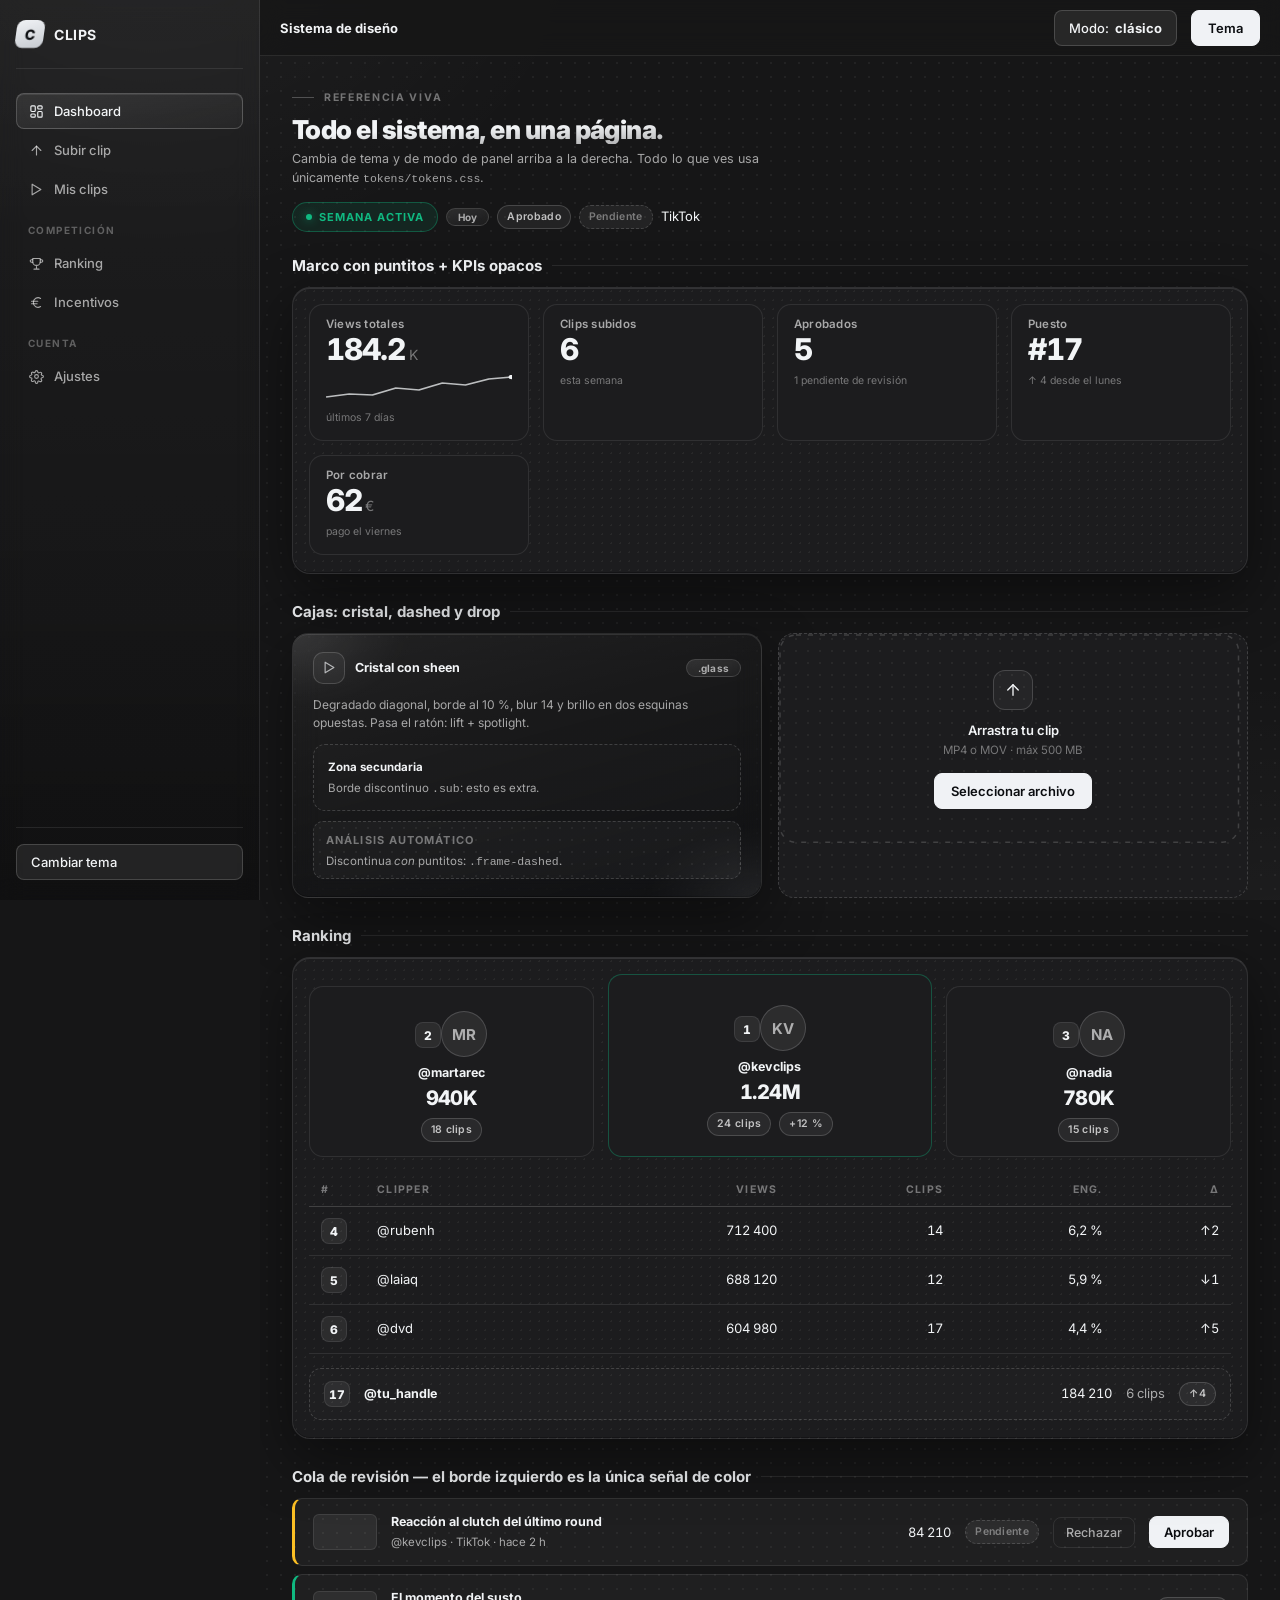
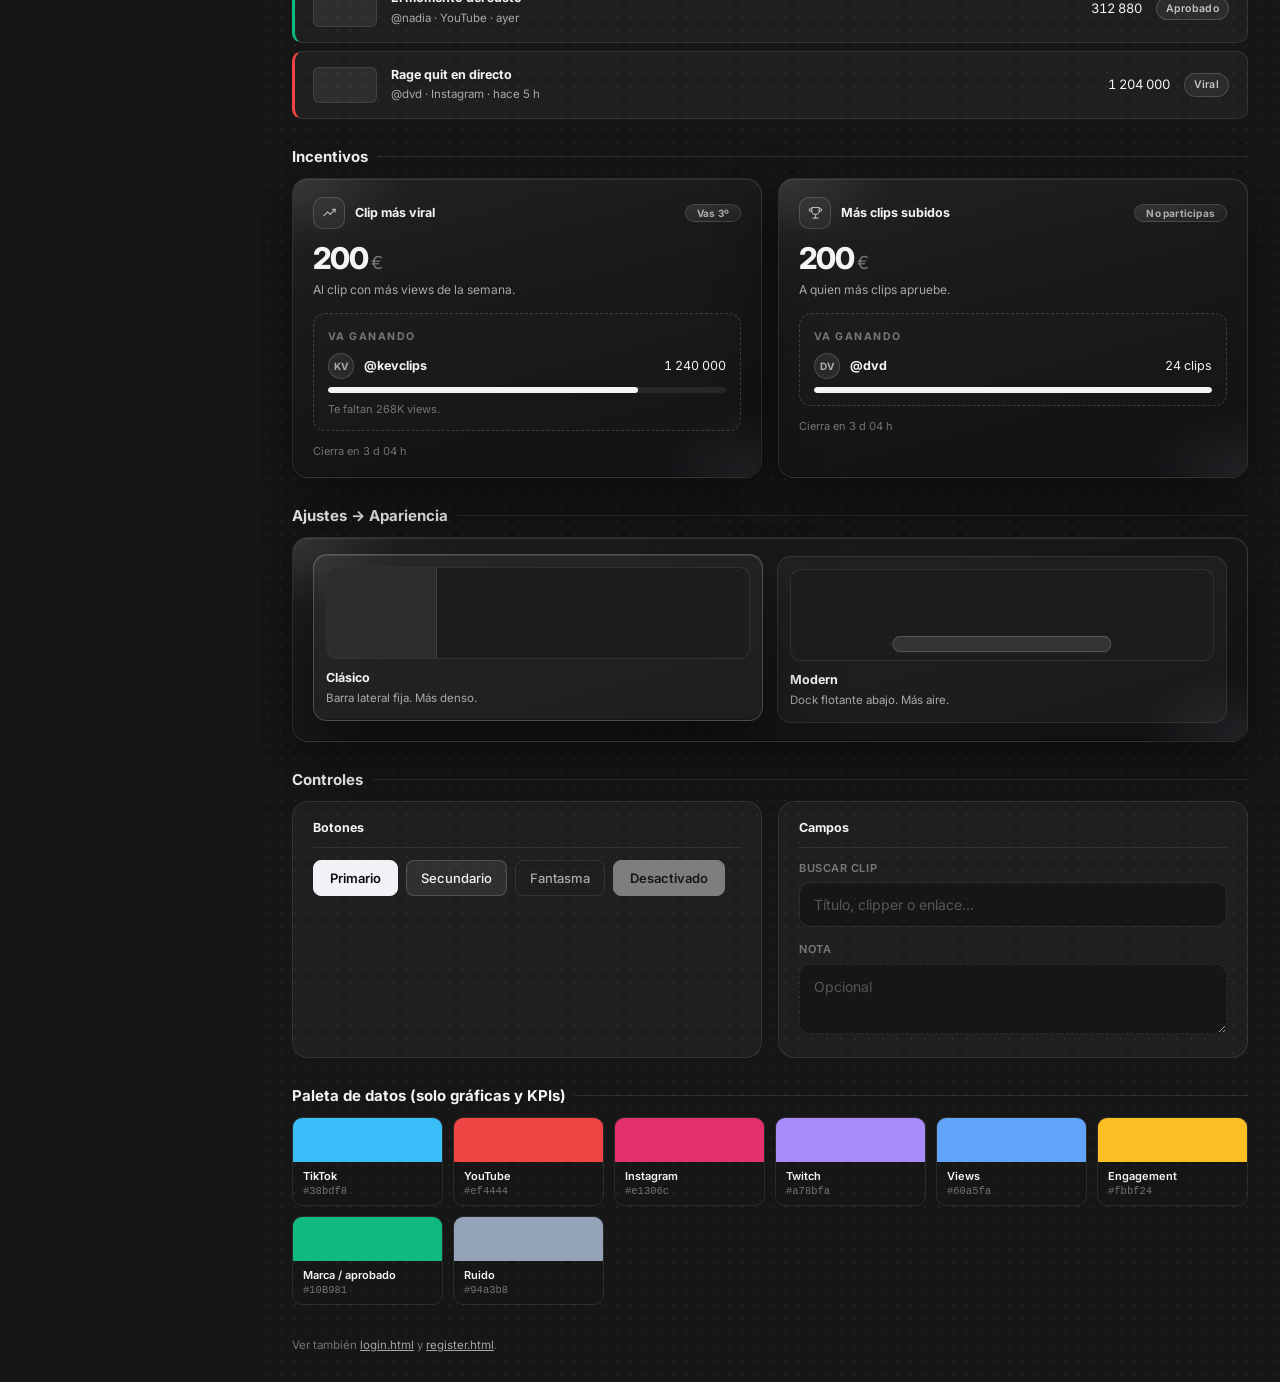
<file: preview/index.html>
<!doctype html>
<html lang="es" data-theme="dark" data-shell="classic">
<head>
<meta charset="utf-8">
<meta name="viewport" content="width=device-width, initial-scale=1">
<title>Clipping — Sistema de diseño</title>
<link rel="preconnect" href="https://fonts.googleapis.com">
<link rel="preconnect" href="https://fonts.gstatic.com" crossorigin>
<link href="https://fonts.googleapis.com/css2?family=Inter:wght@400;500;600;700;800&display=swap" rel="stylesheet">
<link rel="stylesheet" href="../tokens/tokens.css">
<style>
  *,*::before,*::after { box-sizing:border-box; margin:0; padding:0; }
  body { min-height:100vh; }
  .app { display:flex; min-height:100vh; }

  /* ── Sidebar (modo clásico) ── */
  .sidebar {
    width:var(--sidebar-width); min-width:var(--sidebar-width); height:100vh;
    position:sticky; top:0; overflow-y:auto;
    background:var(--sidebar-bg); border-right:1px solid var(--border);
    padding:20px 16px; display:flex; flex-direction:column;
    backdrop-filter:blur(12px); z-index:10; flex-shrink:0;
  }
  [data-shell="modern"] .sidebar { display:none; }
  .sidebar-header { display:flex; align-items:center; gap:10px; margin-bottom:24px; padding-bottom:20px; border-bottom:1px solid var(--border); }
  .mark { width:28px; height:28px; border-radius:8px; display:inline-flex; align-items:center; justify-content:center;
          background:linear-gradient(165deg,#f0f2f5,#c7cbd1); color:#0b0d10; font:800 14px Inter,sans-serif; transform:skewX(-8deg); }
  [data-theme="light"] .mark { background:#14181f; color:#fff; }
  .sidebar-header .title { font:700 14px Inter,sans-serif; letter-spacing:.5px; color:var(--text-primary); }
  .menu { display:flex; flex-direction:column; gap:3px; }
  .menu .sep { font:700 10px Inter,sans-serif; text-transform:uppercase; letter-spacing:.14em; color:var(--text-muted-2); padding:14px 12px 6px; }
  .menu .item { display:flex; align-items:center; gap:10px; padding:9px 12px; border-radius:8px;
    font:500 13px Inter,sans-serif; color:var(--text-secondary); cursor:pointer; border:1px solid transparent;
    transition:background .15s ease,color .15s ease; }
  .menu .item:hover { background:var(--nav-hover-bg); color:var(--text-primary); }
  .menu .item.active { background:var(--nav-active-bg); border-color:var(--accent-border); color:var(--text-primary);
                       box-shadow:inset 0 1px 0 rgba(255,255,255,.09); }
  .menu .item svg { width:15px; height:15px; flex-shrink:0; }
  .sidebar-foot { margin-top:auto; padding-top:16px; border-top:1px solid var(--border); }

  /* ── Main ── */
  .main { flex:1; padding:28px 32px; overflow-x:hidden; }
  [data-shell="modern"] .main { padding-bottom:104px; }
  .page-head { margin-bottom:24px; }
  .page-head .kick { margin-bottom:10px; }
  .page-desc { font-size:12.5px; color:var(--text-secondary); margin-top:6px; max-width:62ch; }
  section + section { margin-top:28px; }
  h2.sec { font:700 15px Inter,sans-serif; color:var(--text-primary); margin-bottom:12px; display:flex; align-items:center; gap:10px; }
  h2.sec::after { content:''; flex:1; height:1px; background:var(--border); }

  /* ── Topbar ── */
  .topbar { height:var(--topbar-h); display:flex; align-items:center; gap:14px; padding:0 20px;
    border-bottom:1px solid var(--border); position:sticky; top:0; z-index:20;
    background:color-mix(in srgb, var(--bg-base) 82%, transparent); backdrop-filter:blur(12px); }
  [data-shell="modern"] .topbar { margin:12px 16px 0; border-radius:14px; border:1px solid var(--border); box-shadow:var(--shadow-md); }
  .topbar .t { font:700 13px Inter,sans-serif; color:var(--text-primary); }
  .grow { flex:1; }

  /* ── Rejillas de demo ── */
  .kpi-row { display:grid; grid-template-columns:repeat(auto-fit,minmax(190px,1fr)); gap:14px; }
  .two { display:grid; grid-template-columns:repeat(auto-fit,minmax(300px,1fr)); gap:16px; }
  .swatches { display:grid; grid-template-columns:repeat(auto-fill,minmax(150px,1fr)); gap:10px; }
  .sw { border:1px solid var(--border); border-radius:10px; overflow:hidden; }
  .sw i { display:block; height:44px; }
  .sw b { display:block; padding:7px 10px 2px; font:600 11px Inter,sans-serif; color:var(--text-primary); }
  .sw code { display:block; padding:0 10px 8px; font:400 10.5px ui-monospace,monospace; color:var(--text-muted); }

  /* ── KPI ── */
  .kpi { background:var(--frame-bg); border:1px solid var(--border); border-radius:14px; padding:12px 16px 14px;
    display:flex; flex-direction:column; gap:3px;
    transition:transform .18s cubic-bezier(.22,.8,.28,1), border-color .18s, box-shadow .18s; }
  @media (hover:hover) { .kpi:hover { transform:translateY(-3px); border-color:var(--hover-border); box-shadow:0 14px 32px rgba(0,0,0,.32); } }
  [data-theme="light"] .kpi:hover { box-shadow:0 14px 32px rgba(60,50,35,.12); }
  .kpi-label { font:600 11.5px Inter,sans-serif; letter-spacing:.02em; color:var(--text-secondary); }
  .kpi-value { font:800 30px Inter,sans-serif; letter-spacing:-.03em; line-height:1; color:var(--text-primary); font-variant-numeric:tabular-nums; }
  .kpi-unit { font-size:14px; margin-left:3px; color:var(--text-muted); font-weight:400; }
  .kpi-sub { font-size:10.5px; color:var(--text-muted); margin-top:6px; }
  .spark { height:26px; margin-top:8px; display:block; width:100%; }

  /* ── Card ── */
  .card { background:var(--bg-card); border:1px solid var(--border); border-radius:16px; padding:18px 20px; }
  .card-header { display:flex; align-items:center; gap:10px; padding-bottom:12px; margin-bottom:12px;
    border-bottom:1px solid var(--border); font:700 12.5px Inter,sans-serif; color:var(--text-primary); }
  .ic { width:32px; height:32px; border-radius:10px; display:inline-flex; align-items:center; justify-content:center;
        border:1px solid var(--border-2); background:var(--bg-surface); color:var(--text-primary); flex-shrink:0; }
  .ic svg { width:15px; height:15px; opacity:.7; }

  /* ── Ranking ── */
  .podium { display:grid; grid-template-columns:1fr 1.14fr 1fr; gap:14px; align-items:end; }
  .pod { background:var(--frame-bg); border:1px solid var(--border); border-radius:14px; padding:14px; text-align:center;
         transition:transform .2s cubic-bezier(.22,.8,.28,1), border-color .2s, box-shadow .2s; }
  .pod:hover { transform:translateY(-3px); border-color:var(--hover-border); box-shadow:0 14px 32px rgba(0,0,0,.32); }
  .pod.first { border-color:var(--brand-border); padding:20px 14px; }
  .rank-pos { width:26px; height:26px; border-radius:8px; display:inline-flex; align-items:center; justify-content:center;
    background:var(--bg-surface-2); border:1px solid var(--border); font:800 12px Inter,sans-serif;
    font-variant-numeric:tabular-nums; color:var(--text-primary); }
  .av { width:46px; height:46px; border-radius:999px; border:1px solid var(--border-2); background:var(--bg-surface-2);
        display:inline-flex; align-items:center; justify-content:center; font:700 15px Inter,sans-serif; color:var(--text-secondary); margin:10px 0 8px; }
  .pod b { display:block; font:700 12.5px Inter,sans-serif; color:var(--text-primary); }
  .pod .v { display:block; font:800 20px Inter,sans-serif; letter-spacing:-.03em; color:var(--text-primary);
            font-variant-numeric:tabular-nums; margin:6px 0 8px; }
  .table { width:100%; border-collapse:collapse; margin-top:16px; }
  .table th { font:700 10.5px Inter,sans-serif; text-transform:uppercase; letter-spacing:.12em; color:var(--text-muted);
              text-align:left; padding:10px 12px; border-bottom:1px solid var(--border-2); }
  .table td { font-size:13px; color:var(--text-primary); padding:11px 12px; border-bottom:1px solid var(--border); }
  .table .num { text-align:right; font-variant-numeric:tabular-nums; }
  .table tbody tr:hover { background:rgba(255,255,255,.03); }
  [data-theme="light"] .table tbody tr:hover { background:rgba(15,20,30,.025); }

  /* ── Filas ── */
  .row { display:flex; align-items:center; gap:14px; padding:14px 18px; background:var(--bg-card);
    border:1px solid var(--border); border-left:3px solid transparent; border-radius:10px;
    transition:transform .18s cubic-bezier(.22,.8,.28,1), border-color .18s, box-shadow .18s; }
  .row + .row { margin-top:8px; }
  .row:hover { transform:translateY(-1px); box-shadow:0 10px 24px rgba(0,0,0,.30); }
  .row.is-pending { border-left-color:var(--c-amber2); }
  .row.is-ok { border-left-color:var(--brand); }
  .row.is-hot { border-left-color:var(--c-red); }
  .thumb { width:64px; height:36px; border-radius:6px; background:var(--bg-surface-2); border:1px solid var(--border); flex-shrink:0; }

  /* ── Drop zone ── */
  .drop { position:relative; border:1.5px dashed var(--border-2); border-radius:16px; padding:36px 24px; text-align:center;
    background:radial-gradient(var(--dots) 1px, transparent 1px) -1px -1px / 12px 12px, var(--frame-bg); }

  /* ── Dock ── */
  .dock { position:fixed; left:50%; bottom:20px; transform:translateX(-50%); z-index:60;
    display:none; align-items:flex-end; gap:6px; padding:8px 10px; border-radius:20px;
    background:var(--dock-bg); border:1px solid var(--dock-border); box-shadow:var(--dock-shadow);
    backdrop-filter:blur(20px) saturate(150%); -webkit-backdrop-filter:blur(20px) saturate(150%); }
  [data-shell="modern"] .dock { display:flex; }
  .dock::before { content:''; position:absolute; inset:0; border-radius:inherit; pointer-events:none; background:var(--sheen); }
  .dock-item { position:relative; z-index:1; width:44px; height:44px; border:none; border-radius:13px;
    background:transparent; color:var(--text-secondary); cursor:pointer;
    display:inline-flex; align-items:center; justify-content:center;
    transition:transform .18s cubic-bezier(.22,.8,.28,1), background .18s, color .18s; }
  .dock-item svg { width:22px; height:22px; }
  @media (hover:hover) {
    .dock-item:hover { transform:translateY(-9px) scale(1.18); color:var(--text-primary); background:var(--bg-surface-2); }
    .dock-item:hover + .dock-item, .dock-item:has(+ .dock-item:hover) { transform:translateY(-4px) scale(1.08); }
    .dock-item:hover .dock-tip { opacity:1; transform:translateX(-50%) translateY(0); }
  }
  .dock-item.is-active { color:var(--text-primary); background:var(--bg-surface-2); }
  .dock-item.is-active::after { content:''; position:absolute; bottom:-5px; left:50%; transform:translateX(-50%);
    width:4px; height:4px; border-radius:50%; background:var(--text-muted); }
  .dock-sep { width:1px; align-self:stretch; margin:6px 4px; background:var(--border-2); }
  .dock-tip { position:absolute; bottom:calc(100% + 12px); left:50%; transform:translateX(-50%) translateY(4px);
    padding:5px 10px; border-radius:8px; white-space:nowrap; background:var(--bg-elevated);
    border:1px solid var(--border-2); box-shadow:var(--shadow-md);
    font:600 11px Inter,sans-serif; color:var(--text-primary); opacity:0; pointer-events:none;
    transition:opacity .18s ease, transform .18s ease; }
  @media (max-width:720px) {
    .dock { left:12px; right:12px; bottom:12px; transform:none; justify-content:space-around; gap:0; border-radius:18px; }
    .dock-item:hover { transform:none; } .dock-tip { display:none; }
    .sidebar { display:none; } .main { padding:20px 16px 104px; }
  }

  /* ── Shell picker ── */
  .shell-picker { display:grid; grid-template-columns:1fr 1fr; gap:14px; }
  .shell-opt { text-align:left; cursor:pointer; padding:12px; background:var(--bg-card);
    border:1px solid var(--border); border-radius:14px; color:inherit; font:inherit;
    transition:transform .18s cubic-bezier(.22,.8,.28,1), border-color .18s, box-shadow .18s; }
  .shell-opt:hover, .shell-opt.is-selected { transform:translateY(-2px); border-color:var(--hover-border); box-shadow:var(--hover-shadow); }
  .shell-opt b { display:block; font-size:12.5px; margin-top:10px; color:var(--text-primary); }
  .shell-opt small { font-size:11.5px; color:var(--text-secondary); }
  .shell-preview { display:block; height:92px; border-radius:10px; border:1px solid var(--border);
    background:radial-gradient(var(--dots) 1px, transparent 1px) -1px -1px / 8px 8px, var(--frame-bg);
    position:relative; overflow:hidden; }
  .shell-preview--classic::before { content:''; position:absolute; left:0; top:0; bottom:0; width:26%;
    background:var(--bg-surface-2); border-right:1px solid var(--border); }
  .shell-preview--modern::after { content:''; position:absolute; left:50%; bottom:8px; transform:translateX(-50%);
    width:52%; height:16px; border-radius:8px; background:var(--bg-surface-3); border:1px solid var(--border-2); }

  .prog { height:6px; border-radius:999px; background:var(--bg-surface-2); overflow:hidden; margin-top:8px; }
  .prog i { display:block; height:100%; border-radius:999px; background:var(--text-primary); }
  .stack { display:flex; gap:8px; flex-wrap:wrap; align-items:center; }
</style>
</head>
<body>

<div class="app">
  <!-- ══ SIDEBAR ══ -->
  <aside class="sidebar">
    <div class="sidebar-header">
      <span class="mark">C</span>
      <span class="title">CLIPS</span>
    </div>
    <nav class="menu">
      <a class="item active"><svg viewBox="0 0 24 24" fill="none" stroke="currentColor" stroke-width="1.8" stroke-linecap="round" stroke-linejoin="round"><rect x="3" y="3" width="7" height="9" rx="1.5"/><rect x="14" y="3" width="7" height="5" rx="1.5"/><rect x="14" y="12" width="7" height="9" rx="1.5"/><rect x="3" y="16" width="7" height="5" rx="1.5"/></svg>Dashboard</a>
      <a class="item"><svg viewBox="0 0 24 24" fill="none" stroke="currentColor" stroke-width="1.8" stroke-linecap="round" stroke-linejoin="round"><path d="M12 19V5"/><path d="m5 12 7-7 7 7"/></svg>Subir clip</a>
      <a class="item"><svg viewBox="0 0 24 24" fill="none" stroke="currentColor" stroke-width="1.8" stroke-linecap="round" stroke-linejoin="round"><path d="M5 3.5v17l14-8.5z"/></svg>Mis clips</a>
      <span class="sep">Competición</span>
      <a class="item"><svg viewBox="0 0 24 24" fill="none" stroke="currentColor" stroke-width="1.8" stroke-linecap="round" stroke-linejoin="round"><path d="M8 21h8M12 17v4M6 4h12v5a6 6 0 0 1-12 0z"/><path d="M6 6H4a2 2 0 0 0 0 4h2"/><path d="M18 6h2a2 2 0 0 1 0 4h-2"/></svg>Ranking</a>
      <a class="item"><svg viewBox="0 0 24 24" fill="none" stroke="currentColor" stroke-width="1.8" stroke-linecap="round" stroke-linejoin="round"><path d="M4 10h10M4 14h9"/><path d="M18.5 5.5A7.5 7.5 0 0 0 7 12a7.5 7.5 0 0 0 11.5 6.5"/></svg>Incentivos</a>
      <span class="sep">Cuenta</span>
      <a class="item"><svg viewBox="0 0 24 24" fill="none" stroke="currentColor" stroke-width="1.8" stroke-linecap="round" stroke-linejoin="round"><circle cx="12" cy="12" r="3"/><path d="M19.4 15a1.65 1.65 0 0 0 .33 1.82l.06.06a2 2 0 1 1-2.83 2.83l-.06-.06a1.65 1.65 0 0 0-2.82 1.18V21a2 2 0 1 1-4 0v-.09A1.65 1.65 0 0 0 7.26 19.4l-.06.06a2 2 0 1 1-2.83-2.83l.06-.06A1.65 1.65 0 0 0 3.09 14H3a2 2 0 1 1 0-4h.09A1.65 1.65 0 0 0 4.6 8.4l-.06-.06a2 2 0 1 1 2.83-2.83l.06.06A1.65 1.65 0 0 0 10 4.6V4.5a2 2 0 1 1 4 0v.09a1.65 1.65 0 0 0 2.82 1.18l.06-.06a2 2 0 1 1 2.83 2.83l-.06.06A1.65 1.65 0 0 0 20.91 10H21a2 2 0 1 1 0 4h-.09a1.65 1.65 0 0 0-1.51 1z"/></svg>Ajustes</a>
    </nav>
    <div class="sidebar-foot">
      <button class="btn-secondary" style="width:100%" onclick="togTheme()">Cambiar tema</button>
    </div>
  </aside>

  <!-- ══ MAIN ══ -->
  <div style="flex:1;min-width:0;display:flex;flex-direction:column">
    <div class="topbar">
      <span class="t">Sistema de diseño</span>
      <span class="grow"></span>
      <button class="btn-secondary" onclick="togShell()">Modo: <b id="shellName">clásico</b></button>
      <button class="btn-primary" onclick="togTheme()">Tema</button>
    </div>

    <main class="main dots">
      <header class="page-head">
        <span class="kick">Referencia viva</span>
        <h1 class="page-title">Todo el sistema, en una página.</h1>
        <p class="page-desc">Cambia de tema y de modo de panel arriba a la derecha. Todo lo que ves usa
          únicamente <code class="mono">tokens/tokens.css</code>.</p>
        <div class="stack" style="margin-top:14px">
          <span class="pill-live"><span class="d"></span> Semana activa</span>
          <span class="pill">Hoy</span>
          <span class="chip">Aprobado</span>
          <span class="chip off">Pendiente</span>
          <span class="tag">TikTok</span>
        </div>
      </header>

      <!-- KPIs dentro de un marco con puntitos -->
      <section>
        <h2 class="sec">Marco con puntitos + KPIs opacos</h2>
        <div class="frame">
          <div class="kpi-row">
            <article class="kpi">
              <span class="kpi-label">Views totales</span>
              <span class="kpi-value">184.2<span class="kpi-unit">K</span></span>
              <svg class="spark" viewBox="0 0 120 26" preserveAspectRatio="none" aria-hidden="true">
                <path d="M0 22 L15 19 L30 20 L45 13 L60 15 L75 8 L90 10 L105 4 L120 2" fill="none" stroke="var(--text-primary)" stroke-width="1.4" opacity=".75"/>
                <circle cx="120" cy="2" r="2.2" fill="var(--text-primary)"/>
              </svg>
              <span class="kpi-sub">últimos 7 días</span>
            </article>
            <article class="kpi">
              <span class="kpi-label">Clips subidos</span>
              <span class="kpi-value">6</span>
              <span class="kpi-sub">esta semana</span>
            </article>
            <article class="kpi">
              <span class="kpi-label">Aprobados</span>
              <span class="kpi-value">5</span>
              <span class="kpi-sub">1 pendiente de revisión</span>
            </article>
            <article class="kpi">
              <span class="kpi-label">Puesto</span>
              <span class="kpi-value">#17</span>
              <span class="kpi-sub">↑ 4 desde el lunes</span>
            </article>
            <article class="kpi">
              <span class="kpi-label">Por cobrar</span>
              <span class="kpi-value">62<span class="kpi-unit">€</span></span>
              <span class="kpi-sub">pago el viernes</span>
            </article>
          </div>
        </div>
      </section>

      <!-- Cajas -->
      <section>
        <h2 class="sec">Cajas: cristal, dashed y drop</h2>
        <div class="two">
          <article class="glass spot" style="padding:18px 20px">
            <div class="card-header" style="border:0;padding:0;margin-bottom:12px">
              <span class="ic"><svg viewBox="0 0 24 24" fill="none" stroke="currentColor" stroke-width="1.8" stroke-linecap="round" stroke-linejoin="round"><path d="M5 3.5v17l14-8.5z"/></svg></span>
              <span>Cristal con sheen</span>
              <span style="flex:1"></span>
              <span class="pill">.glass</span>
            </div>
            <p style="font-size:12px;color:var(--text-secondary);margin-bottom:12px">
              Degradado diagonal, borde al 10 %, blur 14 y brillo en dos esquinas opuestas. Pasa el ratón: lift + spotlight.
            </p>
            <div class="sub">
              <b style="font-size:11.5px;color:var(--text-primary)">Zona secundaria</b>
              <p style="font-size:11.5px;color:var(--text-secondary);margin-top:4px">Borde discontinuo <code class="mono">.sub</code>: esto es extra.</p>
            </div>
            <div class="frame-dashed" style="margin-top:10px">
              <b style="font-size:11px;letter-spacing:.1em;text-transform:uppercase;color:var(--text-muted)">Análisis automático</b>
              <p style="font-size:11.5px;color:var(--text-secondary);margin-top:4px">Discontinua <em>con</em> puntitos: <code class="mono">.frame-dashed</code>.</p>
            </div>
          </article>

          <article class="drop">
            <svg class="ants" aria-hidden="true"><rect style="rx:16"/></svg>
            <div style="position:relative;z-index:1">
              <span class="ic" style="width:40px;height:40px;border-radius:12px"><svg viewBox="0 0 24 24" fill="none" stroke="currentColor" stroke-width="1.8" stroke-linecap="round" stroke-linejoin="round" style="width:18px;height:18px;opacity:1"><path d="M12 19V5"/><path d="m5 12 7-7 7 7"/></svg></span>
              <p style="margin-top:12px;font:600 13px Inter,sans-serif;color:var(--text-primary)">Arrastra tu clip</p>
              <p style="margin-top:4px;font-size:11.5px;color:var(--text-muted)">MP4 o MOV · máx 500 MB</p>
              <button class="btn-primary" style="margin-top:14px">Seleccionar archivo</button>
            </div>
          </article>
        </div>
      </section>

      <!-- Ranking -->
      <section>
        <h2 class="sec">Ranking</h2>
        <div class="frame">
          <div class="podium">
            <div class="pod">
              <span class="rank-pos">2</span><span class="av">MR</span>
              <b>@martarec</b><span class="v">940K</span><span class="chip">18 clips</span>
            </div>
            <div class="pod first">
              <span class="rank-pos">1</span><span class="av">KV</span>
              <b>@kevclips</b><span class="v">1.24M</span>
              <div class="stack" style="justify-content:center"><span class="chip">24 clips</span><span class="chip">+12 %</span></div>
            </div>
            <div class="pod">
              <span class="rank-pos">3</span><span class="av">NA</span>
              <b>@nadia</b><span class="v">780K</span><span class="chip">15 clips</span>
            </div>
          </div>

          <table class="table">
            <thead><tr><th style="width:56px">#</th><th>Clipper</th><th class="num">Views</th><th class="num">Clips</th><th class="num">Eng.</th><th class="num">Δ</th></tr></thead>
            <tbody>
              <tr><td><span class="rank-pos">4</span></td><td>@rubenh</td><td class="num">712 400</td><td class="num">14</td><td class="num">6,2 %</td><td class="num">↑2</td></tr>
              <tr><td><span class="rank-pos">5</span></td><td>@laiaq</td><td class="num">688 120</td><td class="num">12</td><td class="num">5,9 %</td><td class="num">↓1</td></tr>
              <tr><td><span class="rank-pos">6</span></td><td>@dvd</td><td class="num">604 980</td><td class="num">17</td><td class="num">4,4 %</td><td class="num">↑5</td></tr>
            </tbody>
          </table>

          <div class="sub" style="margin-top:14px;display:flex;align-items:center;gap:14px">
            <span class="rank-pos">17</span>
            <b style="font-size:12.5px;color:var(--text-primary);flex:1">@tu_handle</b>
            <span class="tnum" style="font-size:13px">184 210</span>
            <span class="tnum" style="font-size:13px;color:var(--text-secondary)">6 clips</span>
            <span class="chip">↑4</span>
          </div>
        </div>
      </section>

      <!-- Filas -->
      <section>
        <h2 class="sec">Cola de revisión — el borde izquierdo es la única señal de color</h2>
        <div class="row is-pending">
          <span class="thumb"></span>
          <div style="flex:1;min-width:0">
            <b style="font-size:12.5px;display:block;color:var(--text-primary)">Reacción al clutch del último round</b>
            <span style="font-size:11.5px;color:var(--text-secondary)">@kevclips · TikTok · hace 2 h</span>
          </div>
          <span class="tnum" style="font-size:13px">84 210</span>
          <span class="chip off">Pendiente</span>
          <button class="btn-ghost" style="padding:7px 12px;border-radius:8px;font:500 12.5px Inter,sans-serif;cursor:pointer">Rechazar</button>
          <button class="btn-primary" style="padding:7px 14px">Aprobar</button>
        </div>
        <div class="row is-ok">
          <span class="thumb"></span>
          <div style="flex:1;min-width:0">
            <b style="font-size:12.5px;display:block;color:var(--text-primary)">El momento del susto</b>
            <span style="font-size:11.5px;color:var(--text-secondary)">@nadia · YouTube · ayer</span>
          </div>
          <span class="tnum" style="font-size:13px">312 880</span>
          <span class="chip">Aprobado</span>
        </div>
        <div class="row is-hot">
          <span class="thumb"></span>
          <div style="flex:1;min-width:0">
            <b style="font-size:12.5px;display:block;color:var(--text-primary)">Rage quit en directo</b>
            <span style="font-size:11.5px;color:var(--text-secondary)">@dvd · Instagram · hace 5 h</span>
          </div>
          <span class="tnum" style="font-size:13px">1 204 000</span>
          <span class="chip">Viral</span>
        </div>
      </section>

      <!-- Incentivo -->
      <section>
        <h2 class="sec">Incentivos</h2>
        <div class="two">
          <article class="glass spot" style="padding:18px 20px">
            <div class="card-header" style="border:0;padding:0;margin-bottom:14px">
              <span class="ic"><svg viewBox="0 0 24 24" fill="none" stroke="currentColor" stroke-width="1.8" stroke-linecap="round" stroke-linejoin="round"><path d="m3 17 6-6 4 4 8-8"/><path d="M17 7h4v4"/></svg></span>
              <span>Clip más viral</span><span style="flex:1"></span><span class="pill">Vas 3º</span>
            </div>
            <div style="font:800 30px Inter,sans-serif;letter-spacing:-.03em;line-height:1;color:var(--text-primary)">200<span class="kpi-unit" style="font-size:18px">€</span></div>
            <p style="font-size:12px;color:var(--text-secondary);margin-top:8px">Al clip con más views de la semana.</p>
            <div class="sub" style="margin-top:14px">
              <b style="font-size:10.5px;letter-spacing:.14em;text-transform:uppercase;color:var(--text-muted)">Va ganando</b>
              <div style="display:flex;align-items:center;gap:10px;margin-top:8px">
                <span class="av" style="width:26px;height:26px;font-size:10px;margin:0">KV</span>
                <b style="font-size:12.5px;color:var(--text-primary);flex:1">@kevclips</b>
                <span class="tnum" style="font-size:12.5px">1 240 000</span>
              </div>
              <div class="prog"><i style="width:78%"></i></div>
              <p style="font-size:11px;color:var(--text-muted);margin-top:8px">Te faltan 268K views.</p>
            </div>
            <p style="font-size:11px;color:var(--text-muted);margin-top:12px" class="tnum">Cierra en 3 d 04 h</p>
          </article>

          <article class="glass" style="padding:18px 20px">
            <div class="card-header" style="border:0;padding:0;margin-bottom:14px">
              <span class="ic"><svg viewBox="0 0 24 24" fill="none" stroke="currentColor" stroke-width="1.8" stroke-linecap="round" stroke-linejoin="round"><path d="M8 21h8M12 17v4M6 4h12v5a6 6 0 0 1-12 0z"/><path d="M6 6H4a2 2 0 0 0 0 4h2"/><path d="M18 6h2a2 2 0 0 1 0 4h-2"/></svg></span>
              <span>Más clips subidos</span><span style="flex:1"></span><span class="pill">No participas</span>
            </div>
            <div style="font:800 30px Inter,sans-serif;letter-spacing:-.03em;line-height:1;color:var(--text-primary)">200<span class="kpi-unit" style="font-size:18px">€</span></div>
            <p style="font-size:12px;color:var(--text-secondary);margin-top:8px">A quien más clips apruebe.</p>
            <div class="sub" style="margin-top:14px">
              <b style="font-size:10.5px;letter-spacing:.14em;text-transform:uppercase;color:var(--text-muted)">Va ganando</b>
              <div style="display:flex;align-items:center;gap:10px;margin-top:8px">
                <span class="av" style="width:26px;height:26px;font-size:10px;margin:0">DV</span>
                <b style="font-size:12.5px;color:var(--text-primary);flex:1">@dvd</b>
                <span class="tnum" style="font-size:12.5px">24 clips</span>
              </div>
              <div class="prog"><i style="width:100%"></i></div>
            </div>
            <p style="font-size:11px;color:var(--text-muted);margin-top:12px" class="tnum">Cierra en 3 d 04 h</p>
          </article>
        </div>
      </section>

      <!-- Selector de shell -->
      <section>
        <h2 class="sec">Ajustes → Apariencia</h2>
        <article class="glass" style="padding:18px 20px">
          <div class="shell-picker">
            <button class="shell-opt is-selected" id="optClassic" onclick="setShell('classic')">
              <span class="shell-preview shell-preview--classic" aria-hidden="true"></span>
              <b>Clásico</b><small>Barra lateral fija. Más denso.</small>
            </button>
            <button class="shell-opt" id="optModern" onclick="setShell('modern')">
              <span class="shell-preview shell-preview--modern" aria-hidden="true"></span>
              <b>Modern</b><small>Dock flotante abajo. Más aire.</small>
            </button>
          </div>
        </article>
      </section>

      <!-- Botones e inputs -->
      <section>
        <h2 class="sec">Controles</h2>
        <div class="two">
          <article class="card">
            <div class="card-header">Botones</div>
            <div class="stack">
              <button class="btn-primary">Primario</button>
              <button class="btn-secondary">Secundario</button>
              <button class="btn-ghost" style="padding:9px 14px;border-radius:8px;font:500 13px Inter,sans-serif;cursor:pointer">Fantasma</button>
              <button class="btn-primary" disabled>Desactivado</button>
            </div>
          </article>
          <article class="card">
            <div class="card-header">Campos</div>
            <label class="label" for="q">Buscar clip</label>
            <input id="q" class="input" placeholder="Título, clipper o enlace…">
            <label class="label" for="n" style="margin-top:14px">Nota</label>
            <textarea id="n" class="input" style="border-style:dashed;min-height:70px;resize:vertical" placeholder="Opcional"></textarea>
          </article>
        </div>
      </section>

      <!-- Paleta -->
      <section>
        <h2 class="sec">Paleta de datos (solo gráficas y KPIs)</h2>
        <div class="swatches">
          <div class="sw"><i style="background:#38bdf8"></i><b>TikTok</b><code>#38bdf8</code></div>
          <div class="sw"><i style="background:#ef4444"></i><b>YouTube</b><code>#ef4444</code></div>
          <div class="sw"><i style="background:#e1306c"></i><b>Instagram</b><code>#e1306c</code></div>
          <div class="sw"><i style="background:#a78bfa"></i><b>Twitch</b><code>#a78bfa</code></div>
          <div class="sw"><i style="background:#60a5fa"></i><b>Views</b><code>#60a5fa</code></div>
          <div class="sw"><i style="background:#fbbf24"></i><b>Engagement</b><code>#fbbf24</code></div>
          <div class="sw"><i style="background:#10b981"></i><b>Marca / aprobado</b><code>#10B981</code></div>
          <div class="sw"><i style="background:#94a3b8"></i><b>Ruido</b><code>#94a3b8</code></div>
        </div>
      </section>

      <p style="margin-top:32px;font-size:11.5px;color:var(--text-muted)">
        Ver también <a href="login.html" style="color:var(--text-secondary)">login.html</a> y
        <a href="register.html" style="color:var(--text-secondary)">register.html</a>.
      </p>
    </main>
  </div>
</div>

<!-- ══ DOCK ══ -->
<nav class="dock" aria-label="Navegación">
  <button class="dock-item is-active"><svg viewBox="0 0 24 24" fill="none" stroke="currentColor" stroke-width="1.8" stroke-linecap="round" stroke-linejoin="round"><rect x="3" y="3" width="7" height="9" rx="1.5"/><rect x="14" y="3" width="7" height="5" rx="1.5"/><rect x="14" y="12" width="7" height="9" rx="1.5"/><rect x="3" y="16" width="7" height="5" rx="1.5"/></svg><span class="dock-tip">Dashboard</span></button>
  <button class="dock-item"><svg viewBox="0 0 24 24" fill="none" stroke="currentColor" stroke-width="1.8" stroke-linecap="round" stroke-linejoin="round"><path d="M12 19V5"/><path d="m5 12 7-7 7 7"/></svg><span class="dock-tip">Subir clip</span></button>
  <button class="dock-item"><svg viewBox="0 0 24 24" fill="none" stroke="currentColor" stroke-width="1.8" stroke-linecap="round" stroke-linejoin="round"><path d="M5 3.5v17l14-8.5z"/></svg><span class="dock-tip">Mis clips</span></button>
  <i class="dock-sep"></i>
  <button class="dock-item"><svg viewBox="0 0 24 24" fill="none" stroke="currentColor" stroke-width="1.8" stroke-linecap="round" stroke-linejoin="round"><path d="M8 21h8M12 17v4M6 4h12v5a6 6 0 0 1-12 0z"/><path d="M6 6H4a2 2 0 0 0 0 4h2"/><path d="M18 6h2a2 2 0 0 1 0 4h-2"/></svg><span class="dock-tip">Ranking</span></button>
  <button class="dock-item"><svg viewBox="0 0 24 24" fill="none" stroke="currentColor" stroke-width="1.8" stroke-linecap="round" stroke-linejoin="round"><path d="M4 10h10M4 14h9"/><path d="M18.5 5.5A7.5 7.5 0 0 0 7 12a7.5 7.5 0 0 0 11.5 6.5"/></svg><span class="dock-tip">Incentivos</span></button>
  <button class="dock-item"><svg viewBox="0 0 24 24" fill="none" stroke="currentColor" stroke-width="1.8" stroke-linecap="round" stroke-linejoin="round"><path d="m3 17 6-6 4 4 8-8"/><path d="M17 7h4v4"/></svg><span class="dock-tip">Analítica</span></button>
  <i class="dock-sep"></i>
  <button class="dock-item"><svg viewBox="0 0 24 24" fill="none" stroke="currentColor" stroke-width="1.8" stroke-linecap="round" stroke-linejoin="round"><circle cx="12" cy="8" r="4"/><path d="M4 21a8 8 0 0 1 16 0"/></svg><span class="dock-tip">Perfil</span></button>
</nav>

<script>
  const root = document.documentElement;
  function togTheme(){ root.dataset.theme = root.dataset.theme === 'dark' ? 'light' : 'dark'; }
  function setShell(s){
    root.dataset.shell = s;
    document.getElementById('shellName').textContent = s === 'modern' ? 'modern' : 'clásico';
    document.getElementById('optClassic').classList.toggle('is-selected', s === 'classic');
    document.getElementById('optModern').classList.toggle('is-selected', s === 'modern');
  }
  function togShell(){ setShell(root.dataset.shell === 'modern' ? 'classic' : 'modern'); }

  // Spotlight de las cards de cristal
  document.querySelectorAll('.spot').forEach(el => {
    if(!window.matchMedia('(hover: hover)').matches) return;
    el.addEventListener('mousemove', e => {
      const r = el.getBoundingClientRect();
      el.style.setProperty('--mx', (e.clientX - r.left) + 'px');
      el.style.setProperty('--my', (e.clientY - r.top)  + 'px');
    });
  });
</script>
</body>
</html>
</file>
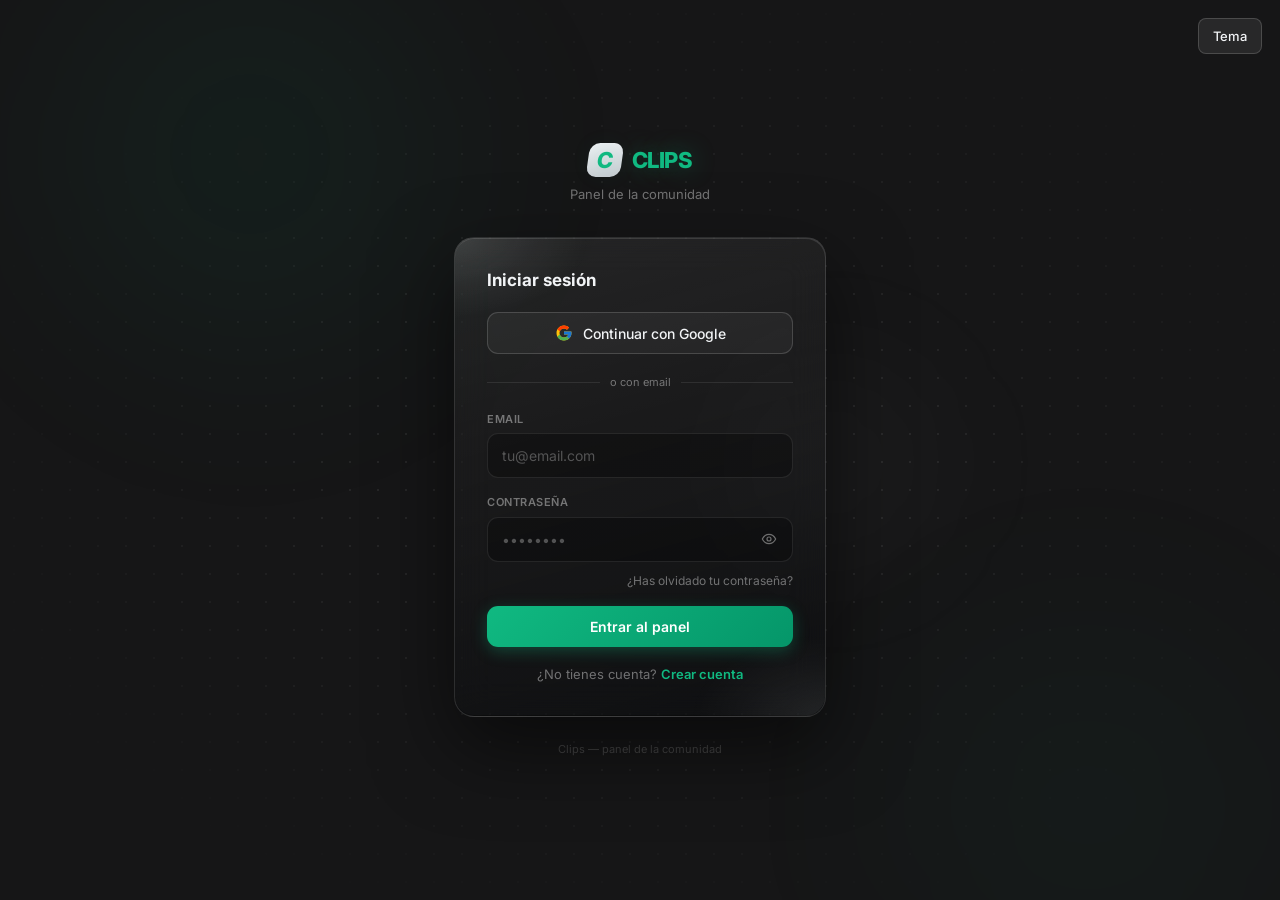
<file: preview/login.html>
<!doctype html>
<html lang="es" data-theme="dark">
<head>
<meta charset="utf-8">
<meta name="viewport" content="width=device-width, initial-scale=1">
<title>Login — Clipping Design System</title>
<link rel="preconnect" href="https://fonts.googleapis.com">
<link rel="preconnect" href="https://fonts.gstatic.com" crossorigin>
<link href="https://fonts.googleapis.com/css2?family=Inter:wght@400;500;600;700;800&display=swap" rel="stylesheet">
<link rel="stylesheet" href="../tokens/tokens.css">
<link rel="stylesheet" href="auth.css">
</head>
<body>
<div class="au-page">
  <div class="dots-auth" style="position:absolute;inset:0;pointer-events:none"></div>
  <div class="amb" aria-hidden="true"><i class="o1"></i><i class="o2"></i><i class="o3"></i></div>

  <button class="btn-secondary themetog" onclick="tog()">Tema</button>

  <div class="au-wrap">
    <div class="au-logo st" style="animation-delay:.05s">
      <div class="au-logo-row">
        <span class="au-mark">C</span>
        <span>CLIPS</span>
      </div>
      <p>Panel de la comunidad</p>
    </div>

    <div class="au-card" id="card">
      <div class="au-card-in">
        <h2 class="au-title st" style="animation-delay:.2s">Iniciar sesión</h2>

        <button class="btn-social st" style="animation-delay:.26s">
          <svg width="18" height="18" viewBox="0 0 48 48" aria-hidden="true">
            <path fill="#FFC107" d="M43.611 20.083H42V20H24v8h11.303c-1.649 4.657-6.08 8-11.303 8-6.627 0-12-5.373-12-12s5.373-12 12-12c3.059 0 5.842 1.154 7.961 3.039l5.657-5.657C34.046 6.053 29.268 4 24 4 12.955 4 4 12.955 4 24s8.955 20 20 20 20-8.955 20-20c0-1.341-.138-2.65-.389-3.917z"/>
            <path fill="#FF3D00" d="m6.306 14.691 6.571 4.819C14.655 15.108 18.961 12 24 12c3.059 0 5.842 1.154 7.961 3.039l5.657-5.657C34.046 6.053 29.268 4 24 4 16.318 4 9.656 8.337 6.306 14.691z"/>
            <path fill="#4CAF50" d="M24 44c5.166 0 9.86-1.977 13.409-5.192l-6.19-5.238A11.91 11.91 0 0 1 24 36c-5.202 0-9.619-3.317-11.283-7.946l-6.522 5.025C9.505 39.556 16.227 44 24 44z"/>
            <path fill="#1976D2" d="M43.611 20.083H42V20H24v8h11.303a12.04 12.04 0 0 1-4.087 5.571l.003-.002 6.19 5.238C36.971 39.205 44 34 44 24c0-1.341-.138-2.65-.389-3.917z"/>
          </svg>
          Continuar con Google
        </button>

        <div class="divider st" style="animation-delay:.32s"><i></i><span>o con email</span><i></i></div>

        <form onsubmit="return false">
          <div class="st" style="animation-delay:.38s">
            <label class="label" for="em">Email</label>
            <input id="em" class="input brand-focus" type="email" placeholder="tu@email.com" autocomplete="email">
          </div>

          <div class="st" style="animation-delay:.44s">
            <label class="label" for="pw">Contraseña</label>
            <div class="pass">
              <input id="pw" class="input brand-focus" type="password" placeholder="••••••••" autocomplete="current-password">
              <button type="button" class="eye" aria-label="Mostrar contraseña" title="Mostrar" onclick="eye(this)">
                <svg width="16" height="16" viewBox="0 0 24 24" fill="none" stroke="currentColor" stroke-width="1.8" stroke-linecap="round" stroke-linejoin="round"><path d="M2 12s3.5-7 10-7 10 7 10 7-3.5 7-10 7-10-7-10-7z"/><circle cx="12" cy="12" r="3"/></svg>
              </button>
            </div>
          </div>

          <p class="forgot st" style="animation-delay:.47s"><a href="#">¿Has olvidado tu contraseña?</a></p>

          <button class="btn-brand st" style="animation-delay:.5s">Entrar al panel</button>
        </form>

        <p class="au-alt st" style="animation-delay:.55s">
          ¿No tienes cuenta? <a href="register.html">Crear cuenta</a>
        </p>
      </div>
    </div>

    <p class="au-foot st" style="animation-delay:.55s">Clips — panel de la comunidad</p>
  </div>
</div>

<script>
  function tog(){ const r=document.documentElement; r.dataset.theme = r.dataset.theme==='dark'?'light':'dark'; }
  function eye(b){ const i=b.parentElement.querySelector('input');
    const show = i.type==='password'; i.type = show?'text':'password';
    b.setAttribute('aria-label', show?'Ocultar contraseña':'Mostrar contraseña'); }
  (function(){
    const card = document.getElementById('card');
    if(!window.matchMedia('(hover: hover)').matches) return;
    if(window.matchMedia('(prefers-reduced-motion: reduce)').matches) return;
    card.addEventListener('mousemove', e => {
      const r = card.getBoundingClientRect();
      const x = e.clientX - r.left, y = e.clientY - r.top;
      card.style.setProperty('--mx', x+'px');
      card.style.setProperty('--my', y+'px');
      const rx = ((y/r.height)-.5)*-2.4, ry = ((x/r.width)-.5)*2.4;
      card.style.transform = `perspective(1200px) rotateX(${rx}deg) rotateY(${ry}deg)`;
    });
    card.addEventListener('mouseleave', () => { card.style.transform=''; });
  })();
</script>
</body>
</html>
</file>
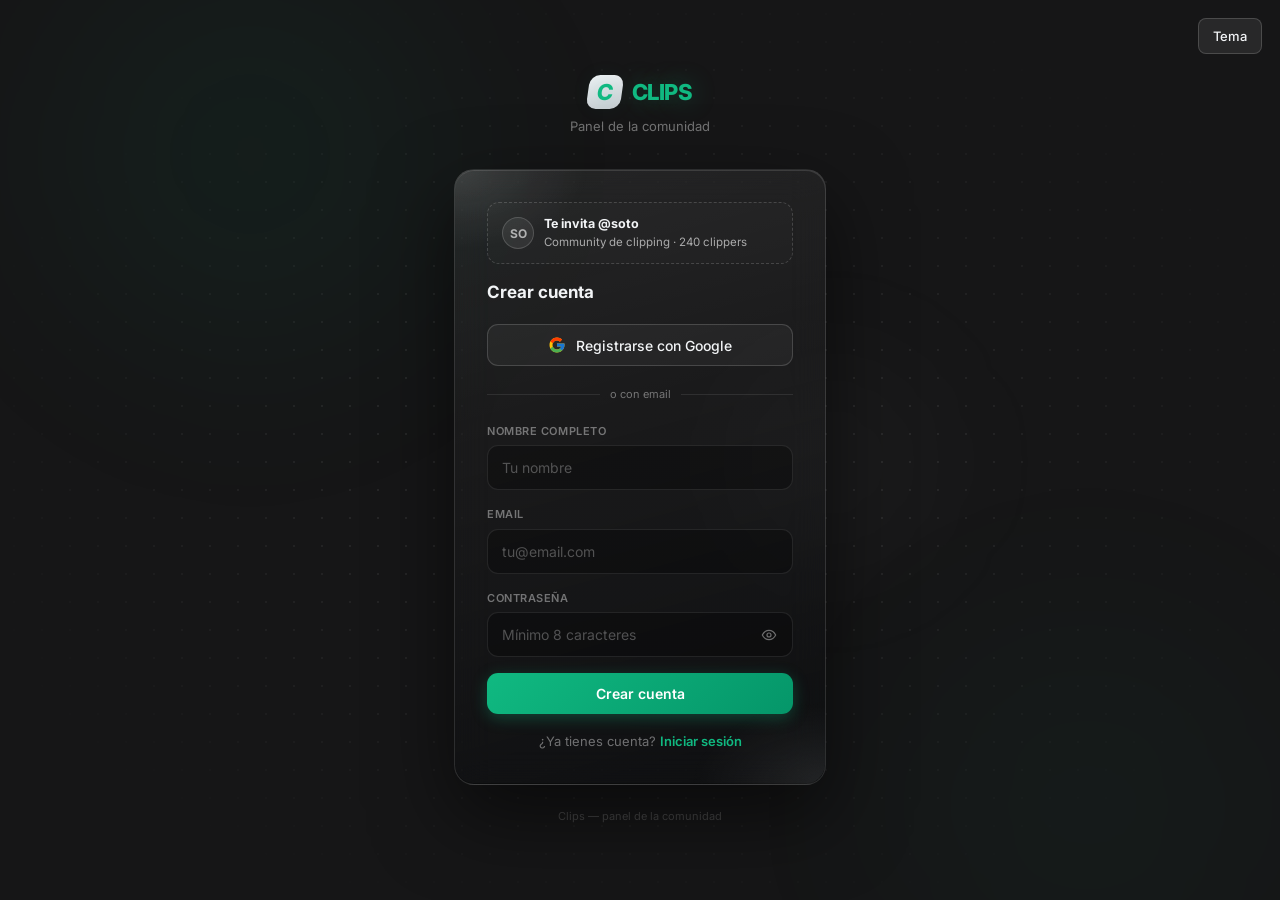
<file: preview/register.html>
<!doctype html>
<html lang="es" data-theme="dark">
<head>
<meta charset="utf-8">
<meta name="viewport" content="width=device-width, initial-scale=1">
<title>Registro — Clipping Design System</title>
<link rel="preconnect" href="https://fonts.googleapis.com">
<link rel="preconnect" href="https://fonts.gstatic.com" crossorigin>
<link href="https://fonts.googleapis.com/css2?family=Inter:wght@400;500;600;700;800&display=swap" rel="stylesheet">
<link rel="stylesheet" href="../tokens/tokens.css">
<link rel="stylesheet" href="auth.css">
<style>
  .invite { display:flex; align-items:center; gap:10px; margin-bottom:18px; }
  .invite .avatar { width:32px; height:32px; border-radius:999px; border:1px solid var(--border-2);
                    background:var(--bg-surface-2); display:inline-flex; align-items:center; justify-content:center;
                    font:700 12px Inter,sans-serif; color:var(--text-secondary); flex-shrink:0; }
  .invite b { display:block; font-size:12.5px; color:var(--text-primary); }
  .invite p { font-size:11.5px; color:var(--text-secondary); }
</style>
</head>
<body>
<div class="au-page">
  <div class="dots-auth" style="position:absolute;inset:0;pointer-events:none"></div>
  <div class="amb" aria-hidden="true"><i class="o1"></i><i class="o2"></i><i class="o3"></i></div>

  <button class="btn-secondary themetog" onclick="tog()">Tema</button>

  <div class="au-wrap">
    <div class="au-logo st" style="animation-delay:.05s">
      <div class="au-logo-row">
        <span class="au-mark">C</span>
        <span>CLIPS</span>
      </div>
      <p>Panel de la comunidad</p>
    </div>

    <div class="au-card" id="card">
      <div class="au-card-in">

        <!-- Registro por invitación: caja discontinua con quién invita -->
        <div class="sub invite st" style="animation-delay:.16s">
          <span class="avatar">SO</span>
          <div>
            <b>Te invita @soto</b>
            <p>Community de clipping · 240 clippers</p>
          </div>
        </div>

        <h2 class="au-title st" style="animation-delay:.2s">Crear cuenta</h2>

        <button class="btn-social st" style="animation-delay:.26s">
          <svg width="18" height="18" viewBox="0 0 48 48" aria-hidden="true">
            <path fill="#FFC107" d="M43.611 20.083H42V20H24v8h11.303c-1.649 4.657-6.08 8-11.303 8-6.627 0-12-5.373-12-12s5.373-12 12-12c3.059 0 5.842 1.154 7.961 3.039l5.657-5.657C34.046 6.053 29.268 4 24 4 12.955 4 4 12.955 4 24s8.955 20 20 20 20-8.955 20-20c0-1.341-.138-2.65-.389-3.917z"/>
            <path fill="#FF3D00" d="m6.306 14.691 6.571 4.819C14.655 15.108 18.961 12 24 12c3.059 0 5.842 1.154 7.961 3.039l5.657-5.657C34.046 6.053 29.268 4 24 4 16.318 4 9.656 8.337 6.306 14.691z"/>
            <path fill="#4CAF50" d="M24 44c5.166 0 9.86-1.977 13.409-5.192l-6.19-5.238A11.91 11.91 0 0 1 24 36c-5.202 0-9.619-3.317-11.283-7.946l-6.522 5.025C9.505 39.556 16.227 44 24 44z"/>
            <path fill="#1976D2" d="M43.611 20.083H42V20H24v8h11.303a12.04 12.04 0 0 1-4.087 5.571l.003-.002 6.19 5.238C36.971 39.205 44 34 44 24c0-1.341-.138-2.65-.389-3.917z"/>
          </svg>
          Registrarse con Google
        </button>

        <div class="divider st" style="animation-delay:.32s"><i></i><span>o con email</span><i></i></div>

        <form onsubmit="return false">
          <div class="st" style="animation-delay:.38s">
            <label class="label" for="nm">Nombre completo</label>
            <input id="nm" class="input brand-focus" type="text" placeholder="Tu nombre" autocomplete="name">
          </div>

          <div class="st" style="animation-delay:.44s">
            <label class="label" for="em">Email</label>
            <input id="em" class="input brand-focus" type="email" placeholder="tu@email.com" autocomplete="email">
          </div>

          <div class="st" style="animation-delay:.5s">
            <label class="label" for="pw">Contraseña</label>
            <div class="pass">
              <input id="pw" class="input brand-focus" type="password" placeholder="Mínimo 8 caracteres" autocomplete="new-password">
              <button type="button" class="eye" aria-label="Mostrar contraseña" title="Mostrar" onclick="eye(this)">
                <svg width="16" height="16" viewBox="0 0 24 24" fill="none" stroke="currentColor" stroke-width="1.8" stroke-linecap="round" stroke-linejoin="round"><path d="M2 12s3.5-7 10-7 10 7 10 7-3.5 7-10 7-10-7-10-7z"/><circle cx="12" cy="12" r="3"/></svg>
              </button>
            </div>
          </div>

          <button class="btn-brand st" style="animation-delay:.56s">Crear cuenta</button>
        </form>

        <p class="au-alt st" style="animation-delay:.6s">
          ¿Ya tienes cuenta? <a href="login.html">Iniciar sesión</a>
        </p>
      </div>
    </div>

    <p class="au-foot st" style="animation-delay:.6s">Clips — panel de la comunidad</p>
  </div>
</div>

<script>
  function tog(){ const r=document.documentElement; r.dataset.theme = r.dataset.theme==='dark'?'light':'dark'; }
  function eye(b){ const i=b.parentElement.querySelector('input');
    const show = i.type==='password'; i.type = show?'text':'password';
    b.setAttribute('aria-label', show?'Ocultar contraseña':'Mostrar contraseña'); }
  (function(){
    const card = document.getElementById('card');
    if(!window.matchMedia('(hover: hover)').matches) return;
    if(window.matchMedia('(prefers-reduced-motion: reduce)').matches) return;
    card.addEventListener('mousemove', e => {
      const r = card.getBoundingClientRect();
      const x = e.clientX - r.left, y = e.clientY - r.top;
      card.style.setProperty('--mx', x+'px');
      card.style.setProperty('--my', y+'px');
      const rx = ((y/r.height)-.5)*-2.4, ry = ((x/r.width)-.5)*2.4;
      card.style.transform = `perspective(1200px) rotateX(${rx}deg) rotateY(${ry}deg)`;
    });
    card.addEventListener('mouseleave', () => { card.style.transform=''; });
  })();
</script>
</body>
</html>
</file>
<file: tokens/tokens.css>
/* ============================================================================
   CLIPPING — DESIGN TOKENS
   Extraído 1:1 del panel de producción cx.wismify.com (skin mono, v5) el
   17-sep-2026 y reetiquetado para la app de clipping.

   Filosofía: monocromo neutro (R≈G≈B) + UN solo acento por vista.
   Dos temas reales (oscuro por defecto, claro diseñado a mano, nunca invertido).

   Uso:  <html data-theme="dark">  ó  <html data-theme="light">
   Todo componente usa var(--…). Nunca un hex directo salvo:
     1. el acento de marca   2. los colores de DATOS (gráficas/KPIs)
   ============================================================================ */

/* ─────────────────────────────────────────────────────────────
   1. OSCURO (por defecto)
   ───────────────────────────────────────────────────────────── */
:root {
  /* — Lienzo y superficies — */
  --bg-base:        #161617;  /* negro NEUTRO "no tan oscuro": separa del cristal */
  --bg-surface:     rgba(255,255,255,0.045);
  --bg-surface-2:   rgba(255,255,255,0.07);
  --bg-surface-3:   rgba(255,255,255,0.10);
  --bg-input:       rgba(0,0,0,0.28);
  --bg-hover:       rgba(255,255,255,0.055);
  --bg-card:        rgba(255,255,255,0.04);
  --bg-card-hover:  rgba(255,255,255,0.07);
  --bg-elevated:    #1c1c1e;   /* modales, popovers, menús */
  --frame-bg:       #1c1c1e;   /* marcos que ENGLOBAN otras cajas */

  /* — Bordes — */
  --border:         rgba(255,255,255,0.09);
  --border-2:       rgba(255,255,255,0.16);  /* también el color de los DASHED */
  --border-soft:    rgba(255,255,255,0.05);
  --border-mid:     rgba(255,255,255,0.08);

  /* — Texto — */
  --text-primary:   #f2f4f6;
  --text-secondary: rgba(255,255,255,0.62);
  --text-muted:     rgba(255,255,255,0.40);
  --text-muted-2:   rgba(255,255,255,0.30);
  --text-inverse:   #0b0d10;

  /* — Acento NEUTRO (el 95 % de la UI) — */
  --accent:         #d7dadf;
  --accent-hover:   #ffffff;
  --accent-muted:   rgba(255,255,255,0.08);
  --accent-border:  rgba(255,255,255,0.20);

  /* — Acento de MARCA: UN solo elemento por vista —
       Cámbialo aquí y cambia toda la app. Wismify usa esmeralda #10B981. */
  --brand:          #10B981;
  --brand-2:        #059669;
  --brand-rgb:      16,185,129;
  --brand-soft:     rgba(16,185,129,0.10);
  --brand-border:   rgba(16,185,129,0.35);
  --brand-glow:     0 4px 16px rgba(16,185,129,0.30);

  /* — Cristal (la FIRMA de la marca) — */
  --glass-grad:   linear-gradient(165deg, rgba(255,255,255,0.055) 0%, rgba(255,255,255,0.014) 38%, rgba(8,10,14,0.42) 100%);
  --glass-border: rgba(255,255,255,0.10);
  --glass-shadow: 0 20px 60px rgba(0,0,0,0.45), inset 0 1px 0 rgba(255,255,255,0.10), inset 0 -1px 0 rgba(0,0,0,0.28);
  /* brillo en DOS esquinas diagonalmente opuestas — obligatorio */
  --sheen: radial-gradient(160px 100px at 0% 0%,   rgba(255,255,255,0.10), rgba(255,255,255,0.035) 45%, transparent 75%),
           radial-gradient(160px 100px at 100% 100%, rgba(255,255,255,0.08), rgba(255,255,255,0.028) 45%, transparent 75%);
  --hover-border: rgba(255,255,255,0.20);
  --hover-shadow: 0 26px 70px rgba(0,0,0,0.55), inset 0 1px 0 rgba(255,255,255,0.12), inset 0 -1px 0 rgba(0,0,0,0.28);

  /* — Botón primario: INVERTIDO (claro sobre oscuro) — */
  --btn-primary-bg:   #f0f2f5;
  --btn-primary-text: #0b0d10;

  /* — Textura de puntos — */
  --dots: rgba(255,255,255,0.05);

  /* — Chips de estado neutralizados (en mono TODO estado es gris) — */
  --chip-bg:     rgba(255,255,255,0.06);
  --chip-text:   rgba(255,255,255,0.72);
  --chip-border: rgba(255,255,255,0.16);

  /* — Sombras — */
  --shadow-sm: 0 1px 3px rgba(0,0,0,0.40);
  --shadow-md: 0 4px 16px rgba(0,0,0,0.50);
  --shadow-lg: 0 16px 48px rgba(0,0,0,0.60);

  /* — Navegación — */
  --sidebar-bg:    linear-gradient(180deg, rgba(255,255,255,0.035) 0%, rgba(255,255,255,0.012) 55%, rgba(0,0,0,0.25) 100%);
  --nav-hover-bg:  rgba(255,255,255,0.045);
  --nav-active-bg: linear-gradient(165deg, rgba(255,255,255,0.09), rgba(255,255,255,0.03));
  --dock-bg:       linear-gradient(165deg, rgba(255,255,255,0.09), rgba(255,255,255,0.03));
  --dock-border:   rgba(255,255,255,0.14);
  --dock-shadow:   0 22px 60px rgba(0,0,0,0.55), inset 0 1px 0 rgba(255,255,255,0.12);
  --logo-filter:   grayscale(1) brightness(1.4);

  /* — Overlay de modal — */
  --overlay: rgba(3,4,5,0.50);

  /* — Geometría — */
  --radius-sm: 8px;
  --radius-md: 12px;
  --radius-lg: 16px;
  --radius-xl: 20px;
  --radius-pill: 999px;
  --sidebar-width: 260px;
  --sidebar-width-collapsed: 72px;
  --topbar-h: 56px;

  /* — Tiempos — */
  --t-fast: 0.15s ease;
  --t-mid:  0.25s ease;
  --t-lift: 0.22s cubic-bezier(.22,.8,.28,1);
}

/* Lienzo: dos glows fijos muy suaves. NUNCA quitarlos: dan profundidad. */
body {
  background-color: var(--bg-base);
  background-image:
    radial-gradient(620px 440px at 12% -6%,  rgba(255,255,255,0.045), transparent 70%),
    radial-gradient(520px 400px at 100% 106%, rgba(255,255,255,0.035), transparent 70%);
  background-attachment: fixed;
  color: var(--text-primary);
  font-family: Inter, system-ui, -apple-system, BlinkMacSystemFont, sans-serif;
  font-size: 13px;
  line-height: 1.5;
}

/* ─────────────────────────────────────────────────────────────
   2. CLARO — diseñado, no invertido.
      Lienzo BLANCO PURO; el "blanco roto" #f4f2ee se reserva para las
      cajas-marco que engloban otras cajas. Sombras CÁLIDAS (60,50,35).
   ───────────────────────────────────────────────────────────── */
[data-theme="light"] {
  --bg-base:        #ffffff;
  --bg-surface:     #ffffff;
  --bg-surface-2:   #f7f5f1;
  --bg-surface-3:   #f4f2ee;
  --bg-input:       #ffffff;
  --bg-hover:       rgba(20,18,14,0.045);
  --bg-card:        #ffffff;
  --bg-card-hover:  #faf9f6;
  --bg-elevated:    #ffffff;
  --frame-bg:       #f4f2ee;

  --border:         rgba(15,20,30,0.10);
  --border-2:       rgba(15,20,30,0.20);
  --border-soft:    rgba(15,20,30,0.06);
  --border-mid:     rgba(15,20,30,0.08);

  --text-primary:   #14181f;
  --text-secondary: rgba(20,24,31,0.62);
  --text-muted:     rgba(20,24,31,0.42);
  --text-muted-2:   rgba(20,24,31,0.32);
  --text-inverse:   #f4f6f8;

  --accent:         #3a3d42;
  --accent-hover:   #14181f;
  --accent-muted:   rgba(15,20,30,0.06);
  --accent-border:  rgba(15,20,30,0.18);

  --brand-soft:     rgba(16,185,129,0.10);
  --brand-border:   rgba(16,185,129,0.30);

  --glass-grad:   linear-gradient(165deg, #ffffff 0%, #ffffff 42%, #faf8f4 100%);
  --glass-border: rgba(20,18,14,0.10);
  --glass-shadow: 0 14px 40px rgba(60,50,35,0.09), inset 0 1px 0 rgba(255,255,255,0.9);
  --sheen: radial-gradient(160px 100px at 0% 0%,   rgba(255,255,255,0.9), rgba(255,255,255,0.4) 45%, transparent 75%),
           radial-gradient(160px 100px at 100% 100%, rgba(250,248,244,0.8), rgba(250,248,244,0.25) 45%, transparent 75%);
  --hover-border: rgba(20,18,14,0.20);
  --hover-shadow: 0 20px 50px rgba(60,50,35,0.14), inset 0 1px 0 rgba(255,255,255,0.95);

  --btn-primary-bg:   #16181d;
  --btn-primary-text: #f4f6f8;

  --dots: rgba(40,34,24,0.08);

  --chip-bg:     rgba(15,20,30,0.05);
  --chip-text:   rgba(20,24,31,0.72);
  --chip-border: rgba(15,20,30,0.12);

  --shadow-sm: 0 1px 3px rgba(0,0,0,0.10);
  --shadow-md: 0 4px 16px rgba(0,0,0,0.12);
  --shadow-lg: 0 16px 48px rgba(0,0,0,0.15);

  --sidebar-bg:    linear-gradient(180deg, rgba(255,255,255,0.85) 0%, rgba(255,255,255,0.62) 55%, rgba(233,236,241,0.72) 100%);
  --nav-hover-bg:  rgba(15,20,30,0.05);
  --nav-active-bg: linear-gradient(165deg, rgba(255,255,255,0.92), rgba(255,255,255,0.62));
  --dock-bg:       linear-gradient(165deg, rgba(255,255,255,0.94), rgba(255,255,255,0.72));
  --dock-border:   rgba(15,20,30,0.12);
  --dock-shadow:   0 22px 60px rgba(60,50,35,0.16), inset 0 1px 0 rgba(255,255,255,0.95);
  --logo-filter:   grayscale(1) brightness(0.5);

  --overlay: rgba(40,34,24,0.28);
}

[data-theme="light"] body {
  background-image:
    radial-gradient(620px 440px at 12% -6%,  rgba(120,105,70,0.07), transparent 70%),
    radial-gradient(520px 400px at 100% 106%, rgba(120,105,70,0.06), transparent 70%);
}

/* ─────────────────────────────────────────────────────────────
   3. COLORES CRUDOS — SOLO para datos, gráficas y estados críticos.
      Prohibido usarlos en botones, hovers, iconos o fondos de UI.
   ───────────────────────────────────────────────────────────── */
:root {
  --c-emerald: #10b981;  --c-emerald-rgb: 16,185,129;
  --c-emerald2:#059669;  --c-emerald2-rgb: 5,150,105;
  --c-green:   #22c55e;  --c-green-rgb: 34,197,94;
  --c-green2:  #34d399;  --c-green2-rgb: 52,211,153;
  --c-mint:    #6ee7b7;  --c-mint-rgb: 110,231,183;
  --c-red:     #ef4444;  --c-red-rgb: 239,68,68;
  --c-red2:    #f87171;  --c-red2-rgb: 248,113,113;
  --c-red4:    #fca5a5;  --c-red4-rgb: 252,165,165;
  --c-amber:   #f59e0b;  --c-amber-rgb: 245,158,11;
  --c-amber2:  #fbbf24;  --c-amber2-rgb: 251,191,36;
  --c-amber4:  #fde68a;  --c-amber4-rgb: 253,230,138;
  --c-orange:  #f97316;  --c-orange-rgb: 249,115,22;
  --c-violet:  #a78bfa;  --c-violet-rgb: 167,139,250;
  --c-purple:  #a855f7;  --c-purple-rgb: 168,85,247;
  --c-indigo:  #6366f1;  --c-indigo-rgb: 99,102,241;
  --c-blue:    #3b82f6;  --c-blue-rgb: 59,130,246;
  --c-blue2:   #60a5fa;  --c-blue2-rgb: 96,165,250;
  --c-sky:     #38bdf8;  --c-sky-rgb: 56,189,248;
  --c-pink:    #f472b6;  --c-pink-rgb: 244,114,182;
  --c-pink2:   #e1306c;  --c-pink2-rgb: 225,48,108;  /* Instagram */
  --c-slate:   #94a3b8;  --c-slate-rgb: 148,163,184;
  --c-teal:    #2dd4bf;  --c-teal-rgb: 45,212,191;
}

/* ─────────────────────────────────────────────────────────────
   4. UTILIDADES CANÓNICAS
   ───────────────────────────────────────────────────────────── */

/* 4.1 · Cristal — el contenedor de marca */
.glass {
  position: relative; overflow: hidden;
  background: var(--glass-grad);
  backdrop-filter: blur(14px) saturate(120%);
  -webkit-backdrop-filter: blur(14px) saturate(120%);
  border: 1px solid var(--glass-border);
  border-radius: var(--radius-lg);
  box-shadow: var(--glass-shadow);
  transition: transform var(--t-lift), border-color .22s, box-shadow .22s;
}
.glass::before {                  /* FIRMA: brillo en esquinas opuestas */
  content: ''; position: absolute; inset: 0; border-radius: inherit;
  pointer-events: none; background: var(--sheen); z-index: 0;
}
.glass > * { position: relative; z-index: 1; }
@media (hover: hover) {
  .glass:hover { transform: translateY(-2px); border-color: var(--hover-border); box-shadow: var(--hover-shadow); }
}

/* 4.2 · Fondos de puntos */
.dots      { background-image: radial-gradient(var(--dots) 1px, transparent 1px); background-size: 14px 14px; }
.dots-sm   { background-image: radial-gradient(var(--dots) 1px, transparent 1px); background-size: 9px 9px;  background-position: -1px -1px; }
.dots-md   { background-image: radial-gradient(var(--dots) 1px, transparent 1px); background-size: 12px 12px; background-position: -1px -1px; }
.dots-lg   { background-image: radial-gradient(var(--dots) 1px, transparent 1px); background-size: 16px 16px; }
/* Retícula de auth: 28px + máscara elíptica que la desvanece hacia los bordes */
.dots-auth {
  background-image: radial-gradient(circle, rgba(255,255,255,0.07) 1px, transparent 1px);
  background-size: 28px 28px;
  -webkit-mask-image: radial-gradient(ellipse at center, #000 30%, transparent 80%);
          mask-image: radial-gradient(ellipse at center, #000 30%, transparent 80%);
}
[data-theme="light"] .dots-auth { background-image: radial-gradient(circle, rgba(15,23,42,0.10) 1px, transparent 1px); }

/* 4.3 · Caja de LÍNEA DISCONTINUA = zona secundaria / extra */
.sub {
  border: 1px dashed var(--border-2);
  border-radius: var(--radius-md);
  background: rgba(255,255,255,0.015);
  padding: 12px 14px;
}
[data-theme="light"] .sub { background: rgba(15,20,30,0.02); }

/* 4.4 · Caja discontinua CON puntitos dentro (resumen IA, marco de config) */
.frame-dashed {
  border: 1px dashed var(--border-2);
  border-radius: 10px;
  padding: 8px 12px;
  background-color: rgba(255,255,255,0.035);
  background-image: radial-gradient(var(--dots) 1px, transparent 1px);
  background-size: 12px 12px;
}
[data-theme="light"] .frame-dashed { background-color: #fdfcfb; }

/* 4.5 · MARCO que ENGLOBA otras cajas: opaco + puntitos + sombra de cristal.
         Las cajas de dentro deben ser OPACAS para que no sangren los puntos. */
.frame {
  position: relative;
  border: 1px solid var(--border);
  border-radius: 18px;
  padding: 16px 16px 18px;
  background:
    radial-gradient(var(--dots) 1px, transparent 1px) -1px -1px / 9px 9px,
    var(--frame-bg);
  box-shadow: var(--glass-shadow);
}
.frame-lg { border-radius: 16px; padding: 12px;
  background: radial-gradient(var(--dots) 1px, transparent 1px) -1px -1px / 12px 12px, var(--frame-bg); }

/* 4.6 · Marco de línea discontinua ANIMADA (marching ants).
         Uso: contenedor position:relative + <svg class="ants"><rect/></svg> 1er hijo. */
.ants { position: absolute; inset: 0; width: 100%; height: 100%; pointer-events: none; z-index: 0; overflow: visible; }
.ants rect {
  x: 1px; y: 1px; width: calc(100% - 2px); height: calc(100% - 2px);
  fill: none; stroke: var(--border-2); stroke-width: 1.5;
  stroke-dasharray: 5 7;
  animation: ants-move 22s linear infinite;
}
@keyframes ants-move { to { stroke-dashoffset: -240; } }

/* 4.7 · Orbes ambientales */
.amb { position: absolute; inset: 0; overflow: hidden; pointer-events: none; }
.amb i { position: absolute; display: block; border-radius: 50%; will-change: transform; }
.amb .o1 { top: -22%; left: -8%;    width: 55vmax; height: 55vmax; filter: blur(70px);
           background: radial-gradient(circle, rgba(var(--brand-rgb),0.07), transparent 62%);
           animation: float-a 24s ease-in-out infinite alternate; }
.amb .o2 { bottom: -25%; right: -10%; width: 50vmax; height: 50vmax; filter: blur(80px);
           background: radial-gradient(circle, rgba(var(--brand-rgb),0.045), transparent 62%);
           animation: float-b 32s ease-in-out infinite alternate; }
.amb .o3 { top: 30%; right: 20%;    width: 30vmax; height: 30vmax; filter: blur(60px);
           background: radial-gradient(circle, rgba(255,255,255,0.04), transparent 60%);
           animation: float-c 28s ease-in-out infinite alternate; }
[data-theme="light"] .amb .o3 { background: radial-gradient(circle, rgba(15,23,42,0.035), transparent 60%); }
@keyframes float-a { to { transform: translate( 7vmax,  6vmax) scale(1.12); } }
@keyframes float-b { to { transform: translate(-6vmax, -7vmax) scale(0.92); } }
@keyframes float-c { to { transform: translate(-8vmax,  5vmax) scale(1.08); } }

/* 4.8 · Spotlight que sigue al ratón (JS setea --mx / --my en px) */
.spot::after {
  content: ''; position: absolute; inset: 0; border-radius: inherit;
  pointer-events: none; opacity: 0; transition: opacity .35s ease; z-index: 0;
  background: radial-gradient(240px circle at var(--mx, 50%) var(--my, 0%), rgba(255,255,255,0.06), transparent 65%);
}
@media (hover: hover) { .spot:hover::after { opacity: 1; } }
[data-theme="light"] .spot::after { background: radial-gradient(240px circle at var(--mx,50%) var(--my,0%), rgba(15,23,42,0.045), transparent 65%); }

/* 4.9 · Kicker con línea */
.kick {
  display: inline-flex; align-items: center; gap: 10px;
  font-size: 10.5px; font-weight: 700; letter-spacing: .16em;
  text-transform: uppercase; color: var(--text-muted);
}
.kick::before { content: ''; width: 22px; height: 1px; background: currentColor; opacity: .6; }

/* 4.10 · Titular de página con degradado de tinta */
.page-title {
  font-size: 26px; font-weight: 850; letter-spacing: -0.02em; line-height: 1.12;
  text-wrap: balance;
  background: linear-gradient(178deg, var(--text-primary) 32%, var(--text-muted));
  -webkit-background-clip: text; background-clip: text;
  -webkit-text-fill-color: transparent;
}

/* 4.11 · Pill de cristal */
.pill {
  display: inline-flex; align-items: center; gap: 6px;
  padding: 3px 11px; border-radius: var(--radius-pill);
  background: linear-gradient(165deg, rgba(255,255,255,0.10), rgba(255,255,255,0.03));
  border: 1px solid rgba(255,255,255,0.14);
  color: var(--text-secondary);
  font-size: 10px; font-weight: 700; line-height: 1; letter-spacing: .02em;
  backdrop-filter: blur(8px); -webkit-backdrop-filter: blur(8px);
  white-space: nowrap;
}
[data-theme="light"] .pill {
  background: linear-gradient(165deg, rgba(255,255,255,0.9), rgba(255,255,255,0.55));
  border-color: rgba(15,20,30,0.12);
}
/* Pill de acento — UNA por vista. Punto que late. */
.pill-live {
  display: inline-flex; align-items: center; gap: 7px;
  padding: 6px 13px; border-radius: var(--radius-pill);
  border: 1px solid var(--brand-border); background: var(--brand-soft); color: var(--brand);
  font-size: 11px; font-weight: 700; letter-spacing: .09em; text-transform: uppercase;
}
.pill-live .d {
  width: 6px; height: 6px; border-radius: 50%; background: var(--brand);
  box-shadow: 0 0 10px rgba(var(--brand-rgb),.7);
  animation: pulse 2.4s ease-in-out infinite;
}
@keyframes pulse { 0%,100% { opacity:1; transform:scale(1) } 50% { opacity:.55; transform:scale(.82) } }

/* 4.12 · Chip de estado (SIEMPRE neutro en mono) */
.chip {
  display: inline-flex; align-items: center; gap: 4px;
  padding: 3px 9px; border-radius: var(--radius-pill);
  background: var(--chip-bg); color: var(--chip-text); border: 1px solid var(--chip-border);
  font-size: 10.5px; font-weight: 600; letter-spacing: .3px; white-space: nowrap;
}
.chip.off { border-style: dashed; color: var(--text-muted); }

/* 4.13 · Botones */
.btn-primary {
  background: var(--btn-primary-bg); color: var(--btn-primary-text);
  border: 1px solid var(--btn-primary-bg);
  padding: 9px 16px; border-radius: var(--radius-sm);
  font: 600 13px Inter, sans-serif; cursor: pointer;
  display: inline-flex; align-items: center; gap: 6px;
  transition: filter var(--t-fast), transform var(--t-fast);
}
.btn-primary:hover:not(:disabled) { filter: brightness(1.06); transform: translateY(-1px); }
.btn-secondary {
  background: var(--accent-muted); border: 1px solid var(--border-2); color: var(--text-primary);
  padding: 9px 14px; border-radius: var(--radius-sm);
  font: 500 13px Inter, sans-serif; cursor: pointer;
  display: inline-flex; align-items: center; gap: 6px;
  transition: background var(--t-fast), transform var(--t-fast);
}
.btn-secondary:hover:not(:disabled) { background: var(--bg-hover); transform: translateY(-1px); }
.btn-ghost { background: transparent; border: 1px solid var(--border); color: var(--text-secondary); }
.btn-primary:disabled, .btn-secondary:disabled { opacity: .45; cursor: not-allowed; transform: none; }

/* 4.14 · Inputs */
.input {
  width: 100%; box-sizing: border-box;
  background: var(--bg-input); color: var(--text-primary);
  border: 1px solid var(--border); border-radius: 11px;
  padding: 11px 14px; font: inherit; font-size: 14px; outline: none;
  transition: border-color var(--t-mid), box-shadow var(--t-mid), background var(--t-mid);
}
.input::placeholder { color: rgba(255,255,255,0.28); }
[data-theme="light"] .input::placeholder { color: rgba(15,23,42,0.35); }
.input:focus {
  border-color: rgba(255,255,255,0.32);
  box-shadow: 0 0 0 3px rgba(255,255,255,0.05);
}
/* Variante de foco con acento — reservada a login/registro */
.input.brand-focus:focus {
  border-color: rgba(var(--brand-rgb),0.55);
  box-shadow: 0 0 0 4px rgba(var(--brand-rgb),0.12), inset 0 1px 0 rgba(255,255,255,0.08);
}
.label {
  display: block; margin-bottom: 6px;
  font-size: 11px; font-weight: 600; text-transform: uppercase; letter-spacing: .05em;
  color: var(--text-muted);
}

/* 4.15 · Números */
.tnum { font-variant-numeric: tabular-nums; }
.mono { font-family: ui-monospace, "SF Mono", Menlo, Consolas, monospace; font-size: 11.5px; }

/* 4.16 · Movimiento de entrada */
.fade-in   { animation: fadeIn .3s ease both; }
.st        { animation: stagger .55s cubic-bezier(.33,1,.68,1) backwards; }
.lift      { transition: translate .35s cubic-bezier(.22,.8,.28,1); }
.lift:hover{ translate: 0 -3px; }
@keyframes fadeIn  { from { opacity:0; transform: translateY(6px) } to { opacity:1; transform:none } }
@keyframes stagger { from { opacity:0; transform: translateY(10px); filter: blur(6px) } to { opacity:1; transform:none; filter:blur(0) } }
@keyframes fadeInScale { from { opacity:0; transform: scale(.96) } to { opacity:1; transform:none } }

/* 4.17 · Accesibilidad — todo lo decorativo se apaga */
@media (prefers-reduced-motion: reduce) {
  .amb i, .glass, .st, .fade-in, .ants rect, .pill-live .d { animation: none !important; }
  .glass, .lift { transition: none; }
}
</file>
<file: preview/auth.css>
/* Estilos compartidos de /login y /register — ver pages/01-login.md */
  *,*::before,*::after { box-sizing: border-box; margin:0; padding:0; }
  .au-page { min-height:100vh; min-height:100dvh; display:flex; position:relative; overflow:hidden; background:var(--bg-base); }
  .au-wrap { position:relative; z-index:10; width:100%; max-width:420px; padding:44px 24px; margin:auto; }

  .au-logo { text-align:center; margin-bottom:32px; }
  .au-logo-row { display:flex; align-items:center; justify-content:center; gap:10px; margin-bottom:8px; }
  .au-mark {
    width:34px; height:34px; border-radius:10px; display:inline-flex; align-items:center; justify-content:center;
    background: linear-gradient(165deg,#f0f2f5,#c7cbd1); color:#0b0d10;
    font:800 18px Inter,sans-serif; transform: skewX(-8deg);
    transition: transform .3s ease;
  }
  .au-logo:hover .au-mark { transform: skewX(-8deg) scale(1.05); }
  .au-logo-row span { font:800 22px Inter,sans-serif; letter-spacing:-.02em; color:var(--brand);
                      text-shadow:0 0 24px rgba(var(--brand-rgb),.4); }
  .au-logo p { margin:6px 0 0; font-size:13px; color:var(--text-muted); }

  .au-card {
    position:relative; border-radius:20px;
    border:1px solid rgba(255,255,255,0.12);
    background: linear-gradient(165deg, rgba(255,255,255,0.07) 0%, rgba(255,255,255,0.02) 40%, rgba(6,8,11,0.45) 100%);
    backdrop-filter: blur(18px) saturate(140%); -webkit-backdrop-filter: blur(18px) saturate(140%);
    box-shadow: 0 30px 80px rgba(0,0,0,.55), inset 0 1px 0 rgba(255,255,255,.12), inset 0 -1px 0 rgba(0,0,0,.3);
    transition: transform .35s cubic-bezier(.22,.8,.28,1);
    will-change: transform;
    animation: au-in .7s cubic-bezier(.16,1,.3,1) .12s backwards;
  }
  .au-card::before {
    content:''; position:absolute; inset:0; border-radius:inherit; pointer-events:none; z-index:0;
    background:
      radial-gradient(180px 110px at 0% 0%,     rgba(255,255,255,0.12), rgba(255,255,255,0.04) 45%, transparent 75%),
      radial-gradient(180px 110px at 100% 100%, rgba(255,255,255,0.09), rgba(255,255,255,0.03) 45%, transparent 75%);
  }
  .au-card::after {
    content:''; position:absolute; inset:0; border-radius:inherit; pointer-events:none; z-index:0;
    opacity:0; transition:opacity .35s ease;
    background: radial-gradient(240px circle at var(--mx,50%) var(--my,0%), rgba(255,255,255,0.06), transparent 65%);
  }
  .au-card:hover::after { opacity:1; }
  .au-card-in { position:relative; z-index:1; padding:32px; }
  @keyframes au-in { from{opacity:0;transform:translateY(18px) scale(.965);filter:blur(10px)} to{opacity:1;transform:none;filter:blur(0)} }

  .au-title { font:700 17px Inter,sans-serif; margin:0 0 22px; color:var(--text-primary); }
  .divider { display:flex; align-items:center; gap:10px; margin-bottom:20px; }
  .divider i { flex:1; height:1px; background:var(--border); }
  .divider span { font-size:11px; color:var(--text-muted); }
  .pass { position:relative; }
  .pass .input { padding-right:44px; }
  .pass .eye { position:absolute; right:10px; top:50%; transform:translateY(-50%);
               background:transparent; border:none; cursor:pointer; padding:6px; border-radius:7px;
               color:var(--text-muted); display:inline-flex; transition:color .2s,background .2s; }
  .pass .eye:hover { color:var(--text-primary); background:var(--bg-hover); }
  .au-alt { text-align:center; margin:18px 0 0; font-size:13px; color:var(--text-muted); }
  .au-alt a { color:var(--brand); text-decoration:none; font-weight:600;
              border-bottom:1px solid transparent; transition:border-color .2s; }
  .au-alt a:hover { border-bottom-color: rgba(var(--brand-rgb),.6); }
  .au-foot { text-align:center; margin-top:24px; font-size:11px; color:rgba(255,255,255,.2); }
  [data-theme="light"] .au-foot { color:rgba(15,23,42,.35); }
  .forgot { margin:-6px 0 0; text-align:right; font-size:12px; }
  .forgot a { color:var(--text-muted); text-decoration:none; }
  .forgot a:hover { color:var(--text-primary); }

  .btn-brand { position:relative; overflow:hidden; width:100%; padding:12px; border:none; border-radius:11px;
    background: linear-gradient(135deg, var(--brand), var(--brand-2)); color:#fff;
    font:600 14px Inter,sans-serif; cursor:pointer;
    display:flex; align-items:center; justify-content:center; gap:9px;
    box-shadow: var(--brand-glow);
    transition: transform .2s ease, box-shadow .25s ease, filter .2s ease; }
  .btn-brand::after { content:''; position:absolute; top:0; left:-80%; width:60%; height:100%;
    transform:skewX(-18deg);
    background: linear-gradient(100deg, transparent, rgba(255,255,255,.22), transparent);
    transition:left .5s ease; }
  .btn-brand:hover { transform:translateY(-1px); filter:brightness(1.05); box-shadow:0 10px 30px rgba(var(--brand-rgb),.4); }
  .btn-brand:hover::after { left:120%; }

  .btn-social { width:100%; padding:11px 14px; border-radius:11px;
    border:1px solid var(--border-2); background:var(--bg-surface); color:var(--text-primary);
    font:500 14px Inter,sans-serif; cursor:pointer;
    display:flex; align-items:center; justify-content:center; gap:10px; margin-bottom:20px;
    transition: background .2s, transform .2s, border-color .2s, box-shadow .25s; }
  .btn-social:hover { background:var(--bg-surface-2); border-color:var(--hover-border);
                      transform:translateY(-1px); box-shadow:0 10px 26px rgba(0,0,0,.35); }
  [data-theme="light"] .btn-social { background:#fff; }
  [data-theme="light"] .btn-social:hover { background:#f8fafc; box-shadow:0 10px 26px rgba(15,23,42,.10); }

  form { display:flex; flex-direction:column; gap:16px; }

  .themetog { position:fixed; top:18px; right:18px; z-index:50; }
</file>
